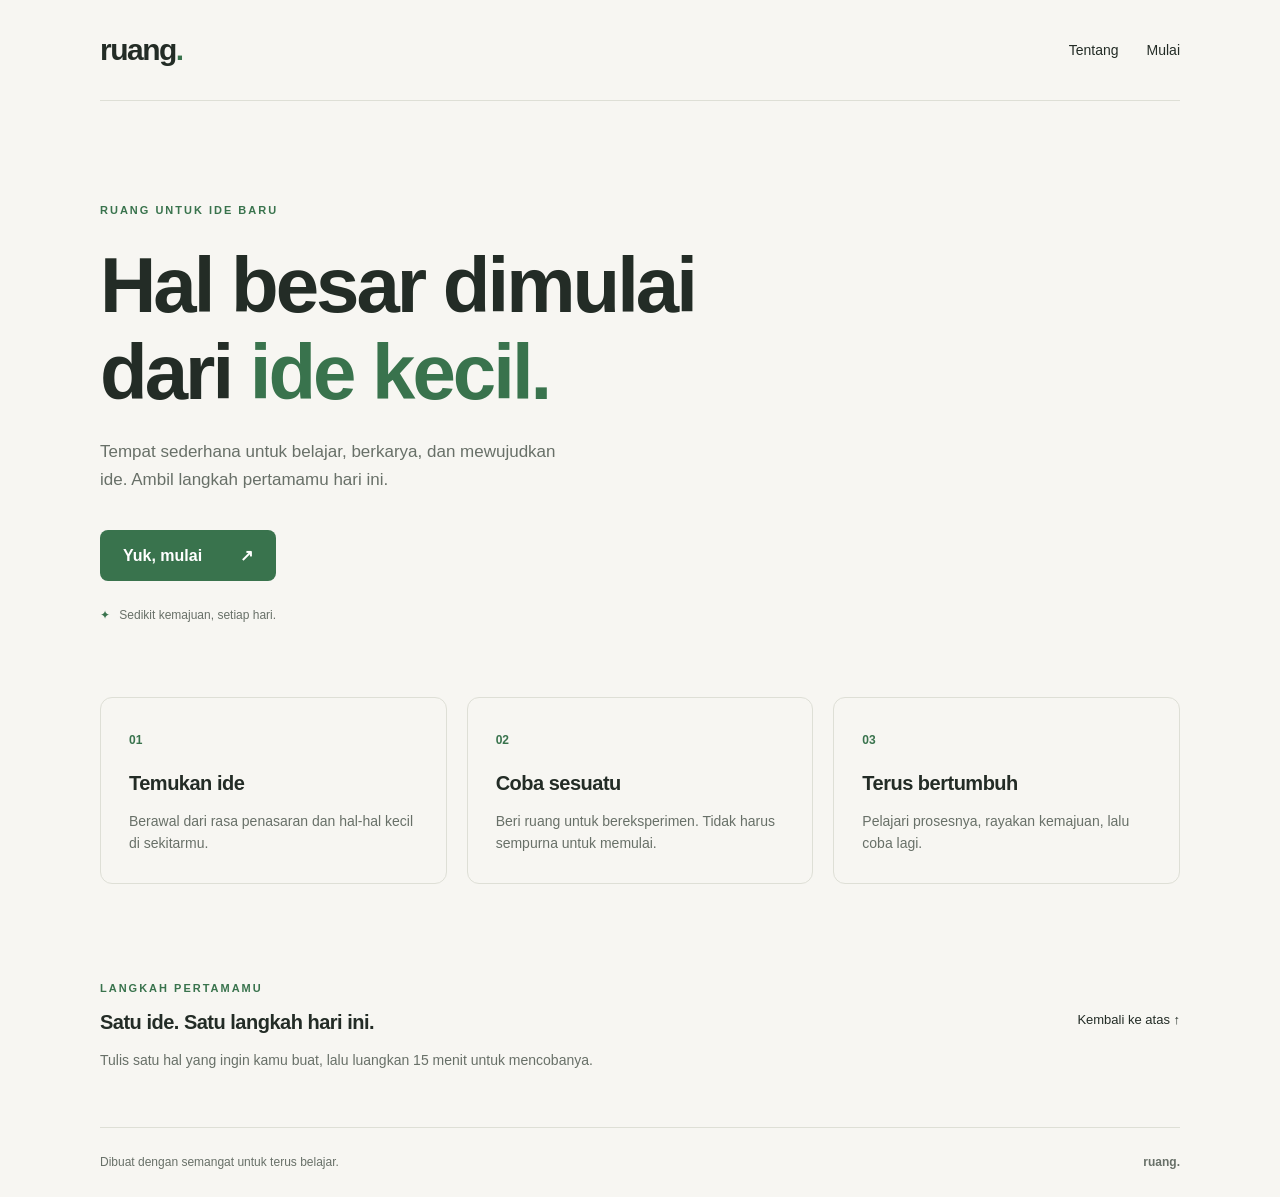
<file: index.html>
<!DOCTYPE html>
<html lang="id">
<head>
  <meta charset="UTF-8">
  <meta name="viewport" content="width=device-width, initial-scale=1.0">
  <meta name="description" content="Halaman sederhana untuk memulai ide kreatifmu.">
  <title>Ruang — Mulai dari ide kecil</title>
  <link rel="stylesheet" href="style.css">
</head>
<body>
  <header class="container navbar">
    <a class="logo" href="#">ruang<span>.</span></a>
    <nav aria-label="Navigasi utama">
      <a href="#tentang">Tentang</a>
      <a href="#mulai">Mulai</a>
    </nav>
  </header>

  <main class="container">
    <section class="hero" aria-labelledby="judul">
      <p class="eyebrow">RUANG UNTUK IDE BARU</p>
      <h1 id="judul">Hal besar dimulai<br>dari <span>ide kecil.</span></h1>
      <p class="intro">Tempat sederhana untuk belajar, berkarya, dan mewujudkan ide. Ambil langkah pertamamu hari ini.</p>
      <a class="button" href="#mulai">Yuk, mulai <span aria-hidden="true">↗</span></a>
      <div class="note"><span aria-hidden="true">✦</span> Sedikit kemajuan, setiap hari.</div>
    </section>

    <section id="tentang" class="features" aria-label="Tentang Ruang">
      <article class="card">
        <span class="number">01</span>
        <h2>Temukan ide</h2>
        <p>Berawal dari rasa penasaran dan hal-hal kecil di sekitarmu.</p>
      </article>
      <article class="card">
        <span class="number">02</span>
        <h2>Coba sesuatu</h2>
        <p>Beri ruang untuk bereksperimen. Tidak harus sempurna untuk memulai.</p>
      </article>
      <article class="card">
        <span class="number">03</span>
        <h2>Terus bertumbuh</h2>
        <p>Pelajari prosesnya, rayakan kemajuan, lalu coba lagi.</p>
      </article>
    </section>

    <section id="mulai" class="start">
      <div>
        <p class="eyebrow">LANGKAH PERTAMAMU</p>
        <h2>Satu ide. Satu langkah hari ini.</h2>
        <p>Tulis satu hal yang ingin kamu buat, lalu luangkan 15 menit untuk mencobanya.</p>
      </div>
      <a class="text-link" href="#judul">Kembali ke atas ↑</a>
    </section>
  </main>

  <footer class="container footer">Dibuat dengan semangat untuk terus belajar. <span>ruang.</span></footer>
</body>
</html>
</file>
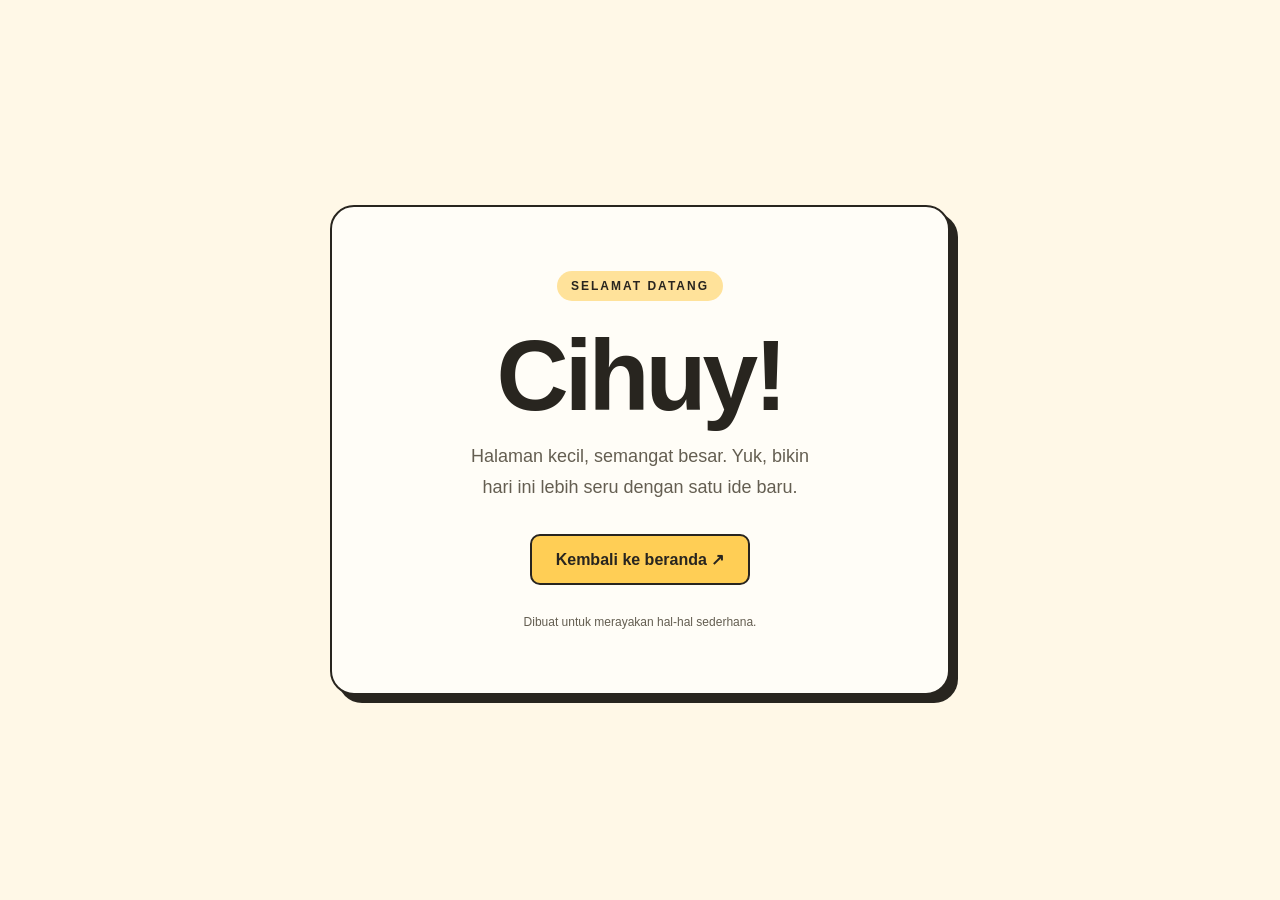
<file: cihuy.html>
<!DOCTYPE html>
<html lang="id">
<head>
  <meta charset="UTF-8">
  <meta name="viewport" content="width=device-width, initial-scale=1.0">
  <meta name="description" content="Cihuy! Halaman kecil untuk semangat yang besar.">
  <title>Cihuy!</title>
  <style>
    * { box-sizing: border-box; }
    body { margin: 0; min-height: 100vh; min-height: 100svh; display: grid; place-items: center; padding: 24px; background: #fff8e7; color: #28251f; font-family: Arial, Helvetica, sans-serif; }
    main { width: min(100%, 620px); padding: clamp(28px, 7vw, 64px); border: 2px solid #28251f; border-radius: 24px; background: #fffdf7; box-shadow: 8px 8px 0 #28251f; text-align: center; }
    .badge { display: inline-block; padding: 8px 14px; border-radius: 999px; background: #ffe29a; font-size: 12px; font-weight: 700; letter-spacing: 2px; }
    h1 { margin: 24px 0 16px; font-size: clamp(56px, 13vw, 100px); line-height: 1; letter-spacing: -4px; }
    p { margin: 0 auto; max-width: 370px; color: #645e51; font-size: 18px; line-height: 1.7; }
    a { display: inline-block; margin-top: 32px; padding: 14px 24px; border: 2px solid #28251f; border-radius: 10px; background: #ffce55; color: #28251f; text-decoration: none; font-weight: 700; }
    a:hover { background: #ffdf8d; }
    a:focus-visible { outline: 3px solid #305bba; outline-offset: 5px; }
    footer { margin-top: 30px; color: #645e51; font-size: 12px; }
  </style>
</head>
<body>
  <main>
    <span class="badge">SELAMAT DATANG</span>
    <h1>Cihuy!</h1>
    <p>Halaman kecil, semangat besar. Yuk, bikin hari ini lebih seru dengan satu ide baru.</p>
    <a href="index.html">Kembali ke beranda <span aria-hidden="true">↗</span></a>
    <footer>Dibuat untuk merayakan hal-hal sederhana.</footer>
  </main>
</body>
</html>
</file>
<file: style.css>
:root {
  color-scheme: light;
  --background: #f7f6f2;
  --ink: #232c26;
  --muted: #687068;
  --green: #39734d;
  --line: #dedfd6;
}

* { box-sizing: border-box; }
html { scroll-behavior: smooth; scroll-padding-top: 24px; }
body { margin: 0; background: var(--background); color: var(--ink); font-family: Arial, Helvetica, sans-serif; line-height: 1.6; }
a { color: inherit; text-decoration: none; }
a:focus-visible { outline: 3px solid var(--green); outline-offset: 6px; }
.container { width: min(1080px, 88%); margin-inline: auto; }
.navbar { display: flex; justify-content: space-between; align-items: center; padding-block: 26px; border-bottom: 1px solid var(--line); }
.logo { font-size: 30px; font-weight: 800; letter-spacing: -1.5px; }
.logo span { color: var(--green); }
nav { display: flex; gap: 28px; font-size: 14px; }
nav a:hover, .text-link:hover { color: var(--green); text-decoration: underline; }
.hero { padding-block: 90px 72px; max-width: 780px; }
.eyebrow { color: var(--green); font-size: 11px; font-weight: 700; letter-spacing: 2px; }
h1 { margin: 22px 0; font-size: clamp(42px, 7vw, 78px); line-height: 1.12; font-weight: 700; letter-spacing: -3px; }
h1 span { color: var(--green); }
.intro { max-width: 475px; color: var(--muted); font-size: 17px; }
.button { display: inline-flex; align-items: center; gap: 38px; margin-top: 20px; padding: 13px 23px; border-radius: 8px; background: var(--green); color: white; font-weight: 700; transition: background .2s; }
.button:hover { background: #28583a; }
.note { margin-top: 25px; font-size: 12px; color: var(--muted); }
.note span { margin-right: 6px; color: var(--green); }
.features { display: grid; grid-template-columns: repeat(3, 1fr); gap: 20px; }
.card { border: 1px solid var(--line); border-radius: 12px; padding: 28px; }
.number { color: var(--green); font-size: 12px; font-weight: 700; }
h2 { font-size: 20px; margin: 18px 0 10px; letter-spacing: -.5px; line-height: 1.3; }
.card p, .start p:not(.eyebrow) { color: var(--muted); font-size: 14px; margin-bottom: 0; }
.start { display: flex; align-items: center; justify-content: space-between; gap: 28px; padding-block: 55px; margin-top: 30px; }
.start h2 { margin-top: 12px; }
.text-link { font-size: 13px; white-space: nowrap; }
.footer { display: flex; justify-content: space-between; gap: 20px; border-top: 1px solid var(--line); padding-block: 25px; color: var(--muted); font-size: 12px; }
.footer span { font-weight: 700; }
@media (max-width: 640px) {
  .hero { padding-block: 60px 45px; }
  h1 { letter-spacing: -1.8px; }
  .features { grid-template-columns: 1fr; gap: 14px; }
  .card { padding: 24px; }
  .start { align-items: flex-start; flex-direction: column; padding-block: 35px; }
  nav { gap: 20px; }
}
@media (prefers-reduced-motion: reduce) {
  html { scroll-behavior: auto; }
  .button { transition: none; }
}
</file>
